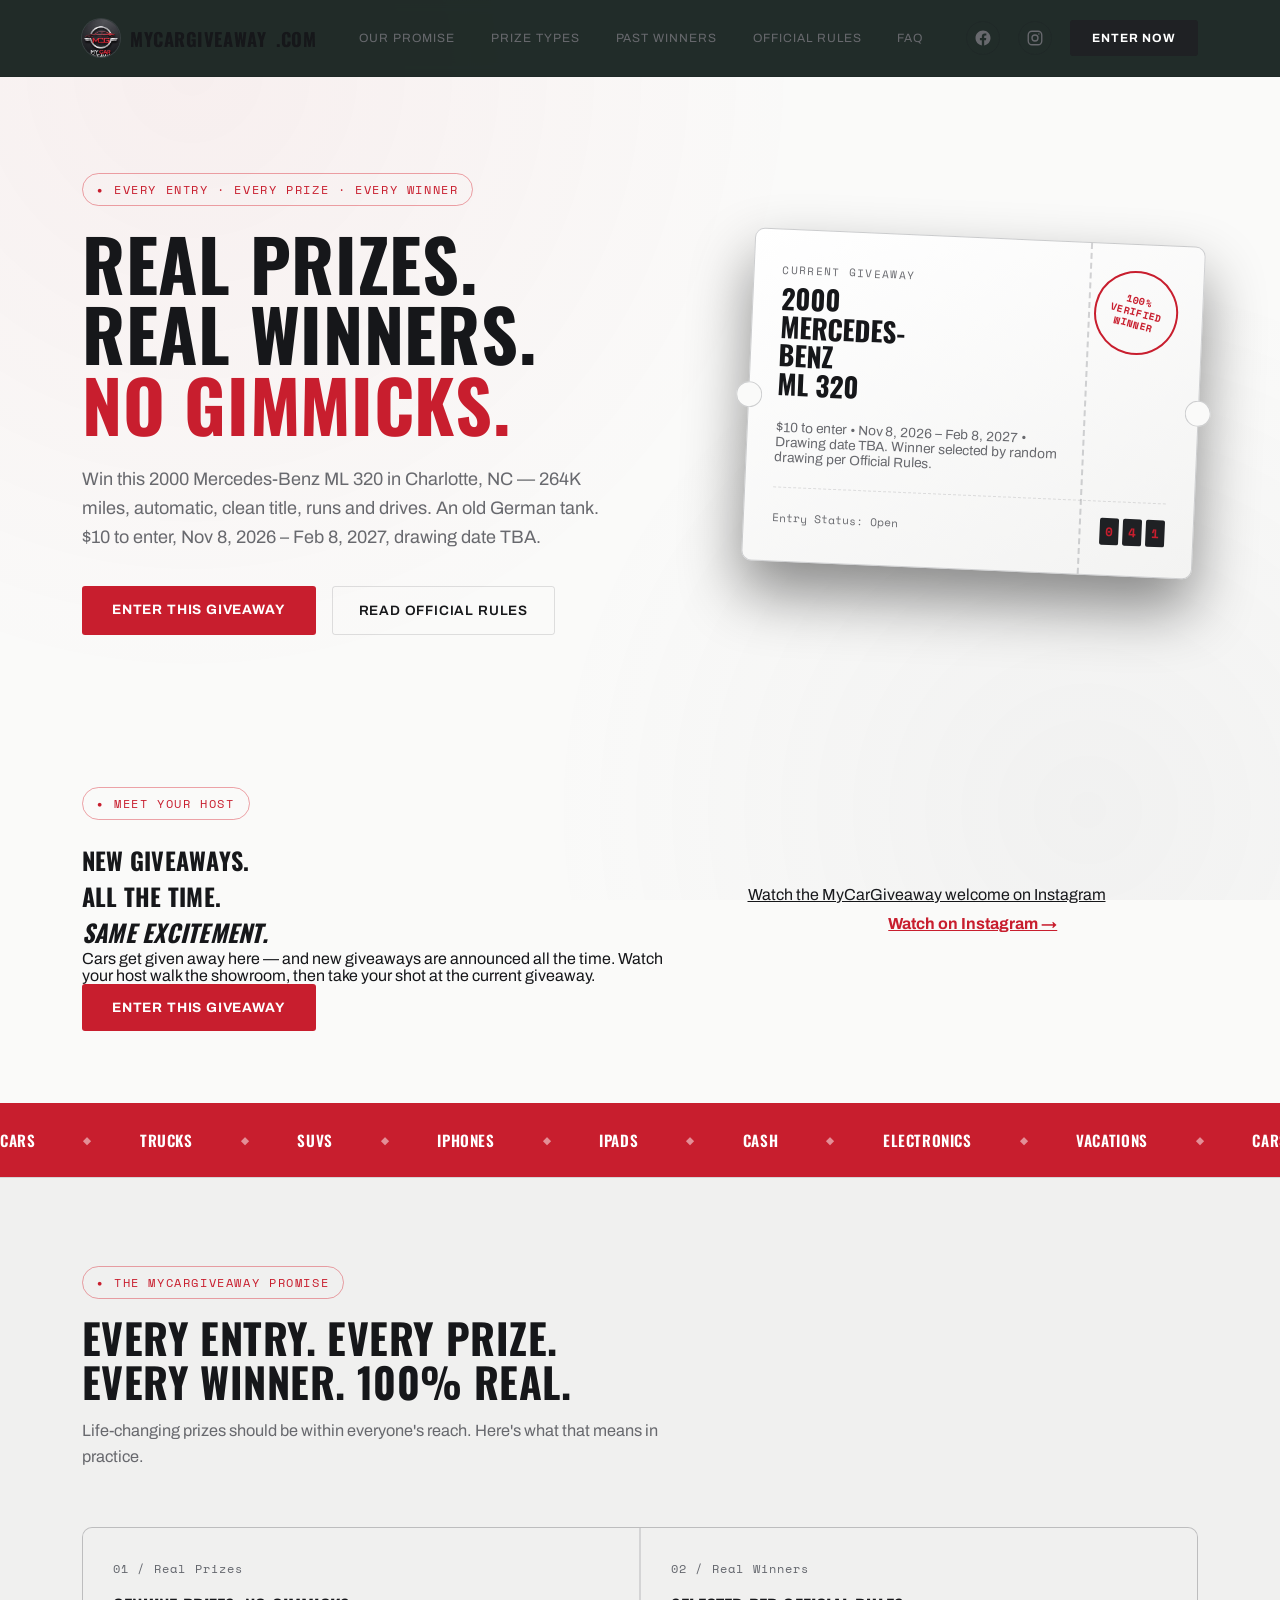
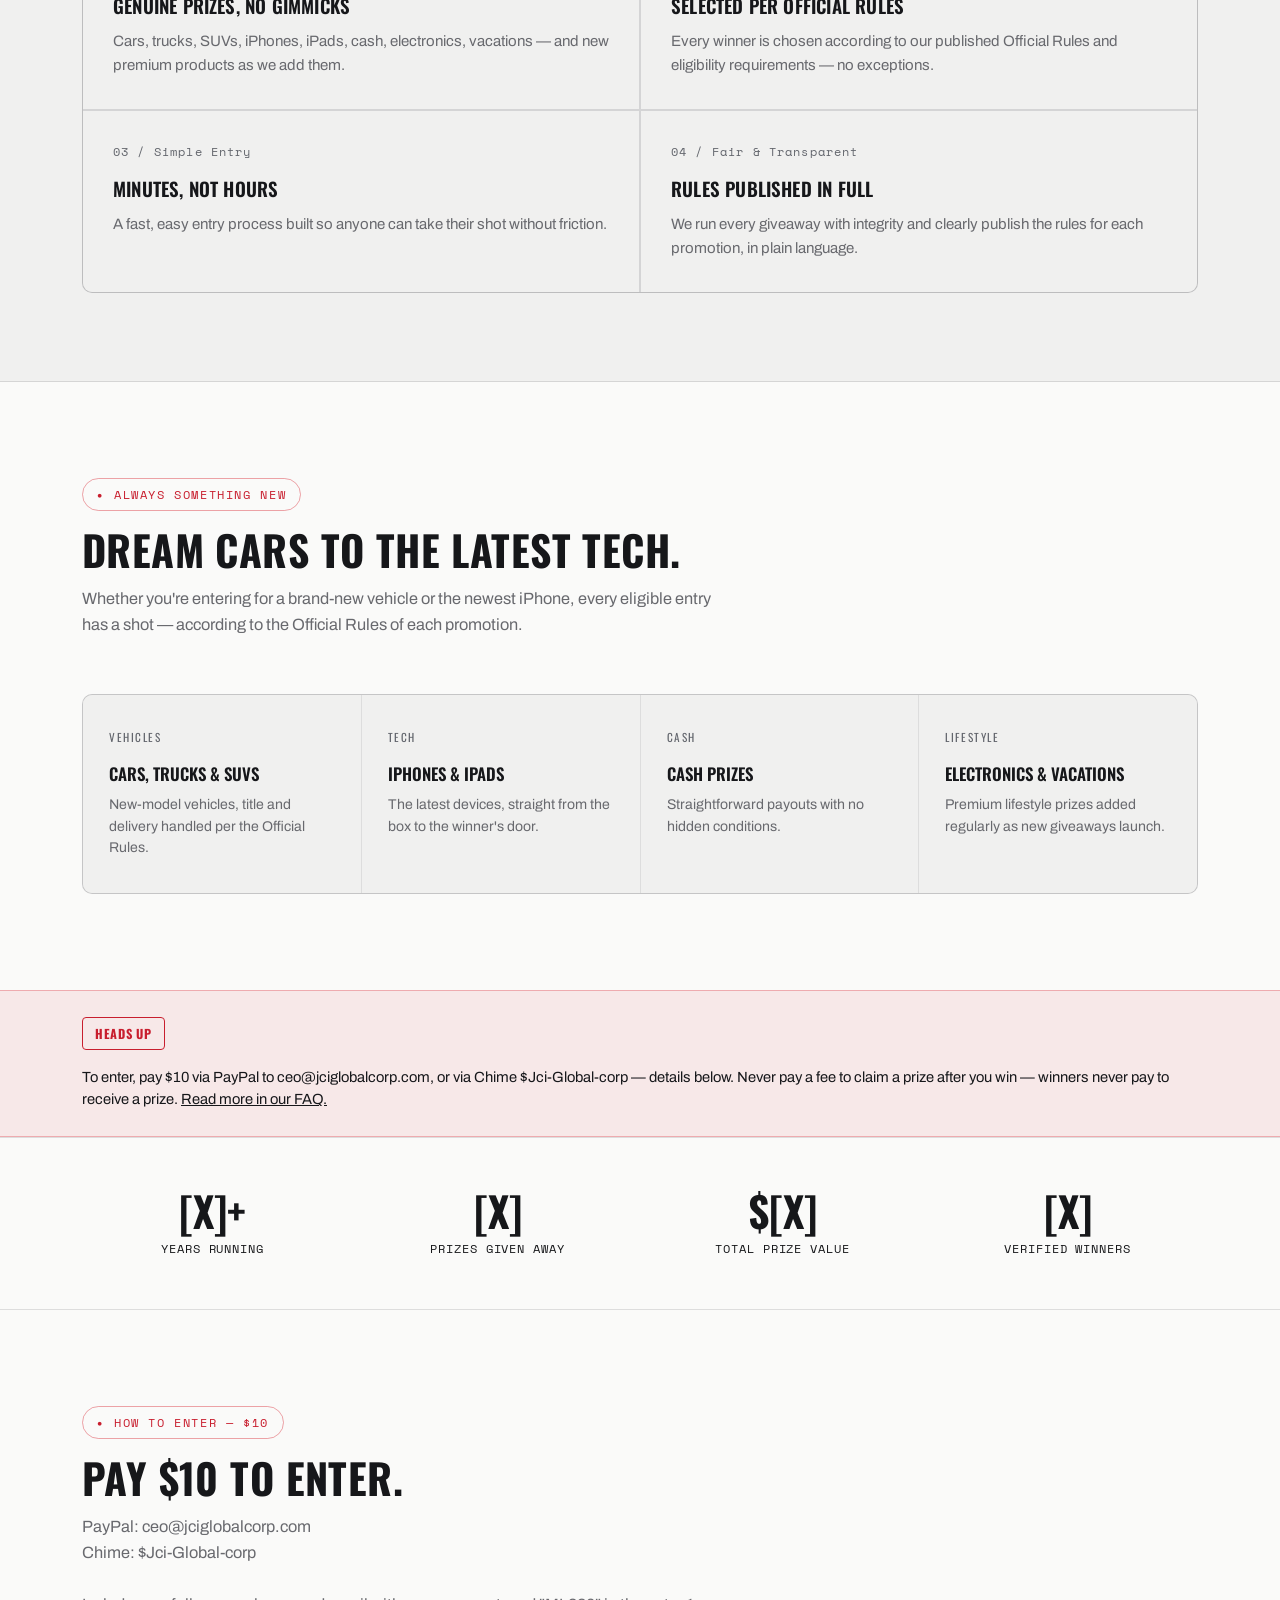
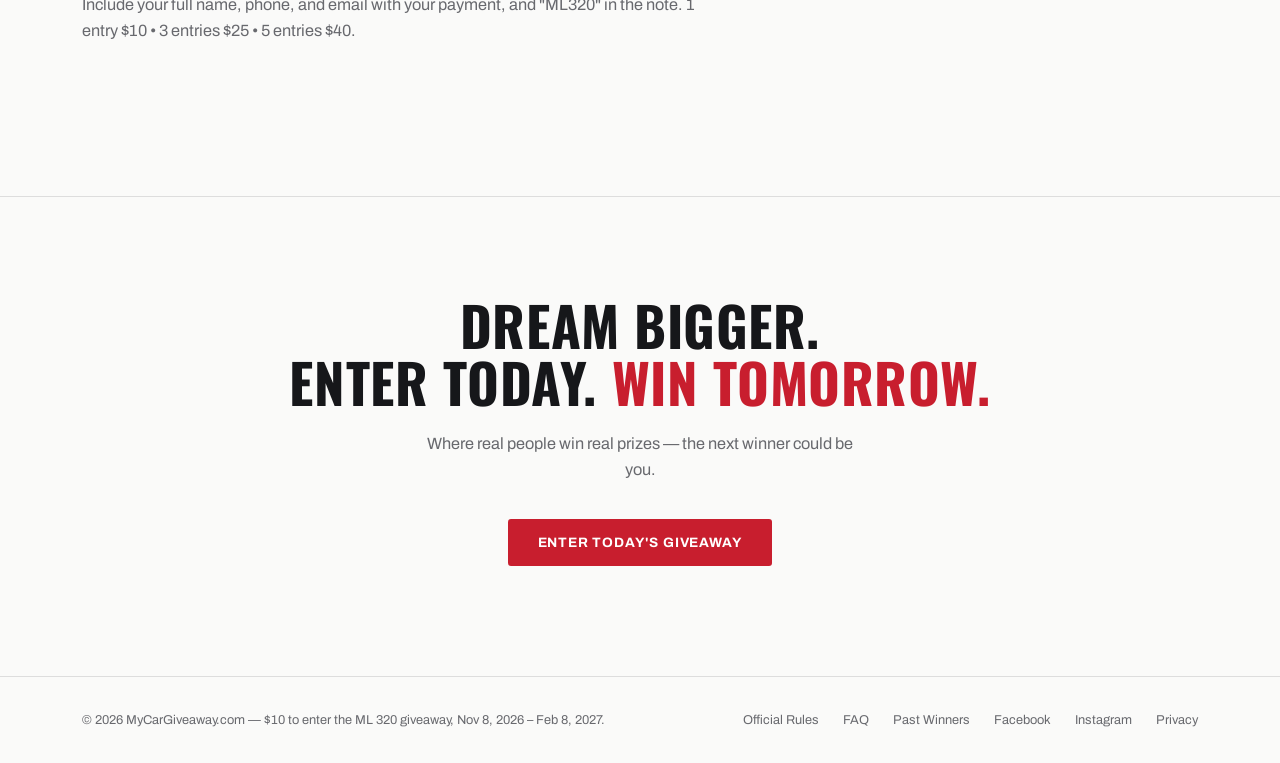
<file: index.html>
<!DOCTYPE html>
<html lang="en">
<head>
<meta charset="UTF-8">
<meta name="viewport" content="width=device-width, initial-scale=1.0">
<title>MyCarGiveaway.com — Real Prizes. Real Winners.</title>
<link rel="preconnect" href="https://fonts.googleapis.com">
<link rel="preconnect" href="https://fonts.gstatic.com" crossorigin>
<link href="https://fonts.googleapis.com/css2?family=Oswald:wght@400;500;600;700&family=Archivo:ital,wght@0,400;0,500;0,600;0,700;1,600&family=Space+Mono:wght@400;700&display=swap" rel="stylesheet">
<link rel="stylesheet" href="style.css">
</head>
<body>

<header>
  <nav class="wrap">
    <div class="logo"><img src="logo.jpeg" alt="MyCarGiveaway.com" class="logo-img">MyCarGiveaway<span style="color:var(--brass-bright)">.com</span></div>
    <div class="navlinks">
      <a href="#promise">Our Promise</a>
      <a href="#prizes">Prize Types</a>
      <a href="past-winners.html">Past Winners</a>
      <a href="official-rules.html">Official Rules</a>
      <a href="faq.html">FAQ</a>
    </div>
    <div style="display:flex; align-items:center; gap:18px;">
      <a class="fb-icon" href="https://www.facebook.com/mycargiveaway" target="_blank" rel="noopener" aria-label="MyCarGiveaway on Facebook">
      <svg width="18" height="18" viewBox="0 0 24 24" fill="currentColor" aria-hidden="true"><path d="M22 12.06C22 6.53 17.52 2.04 12 2.04S2 6.53 2 12.06c0 5 3.66 9.15 8.44 9.94v-7.03H7.9v-2.91h2.54V9.85c0-2.51 1.49-3.9 3.77-3.9 1.09 0 2.24.2 2.24.2v2.46h-1.26c-1.24 0-1.63.77-1.63 1.56v1.87h2.78l-.44 2.91h-2.34V22c4.78-.79 8.44-4.94 8.44-9.94z"/></svg>
    </a>
      <a class="fb-icon" href="https://www.instagram.com/mycargiveaway" target="_blank" rel="noopener" aria-label="MyCarGiveaway on Instagram">
      <svg width="18" height="18" viewBox="0 0 24 24" fill="none" stroke="currentColor" stroke-width="1.8" aria-hidden="true"><rect x="3" y="3" width="18" height="18" rx="5"/><circle cx="12" cy="12" r="4"/><circle cx="17.2" cy="6.8" r="1" fill="currentColor" stroke="none"/></svg>
    </a>
      <a class="navcta" href="signup.html">Enter Now</a>
    </div>
  </nav>
</header>

<section class="hero">
  <div class="wrap hero-grid">
    <div>
      <div class="eyebrow">Every entry · Every prize · Every winner</div>
      <h1 class="display">Real prizes.<br>Real winners.<br><em>No gimmicks.</em></h1>
      <p class="lede">Win this 2000 Mercedes-Benz ML 320 in Charlotte, NC — 264K miles, automatic, clean title, runs and drives. An old German tank. $10 to enter, Nov 8, 2026 – Feb 8, 2027, drawing date TBA.</p>
      <div class="hero-ctas">
        <a class="btn-primary" href="signup.html">Enter This Giveaway</a>
        <a class="btn-ghost" href="official-rules.html">Read Official Rules</a>
      </div>
    </div>

    <div class="ticket">
      <div class="perf"></div>
      <div class="ticket-top">
        <div>
          <span class="ticket-label">Current Giveaway</span>
          <div class="ticket-prize">2000 Mercedes-Benz<br>ML 320</div>
        </div>
      </div>
      <div class="ticket-stamp">100%<br>Verified<br>Winner</div>
      <p class="ticket-sub">$10 to enter • Nov 8, 2026 – Feb 8, 2027 • Drawing date TBA. Winner selected by random drawing per Official Rules.</p>
      <div class="ticket-meta">
        <span>Entry Status: Open</span>
        <div class="odo"><span>0</span><span>4</span><span>1</span></div>
      </div>
    </div>
  </div>
</section>


<section class="host">
  <style>
    .host{padding:72px 0;}
    .host-video{max-width:480px;margin:0 auto;width:100%;}
    .host-video .instagram-media{margin:0 auto !important;}
    .host-link{display:block;text-align:center;margin-top:12px;font-weight:700;color:var(--accent);}
  </style>
  <div class="wrap hero-grid">
    <div>
      <div class="eyebrow">Meet your host</div>
      <h2 class="display">New giveaways.<br>All the time.<br><em>Same excitement.</em></h2>
      <p class="lede">Cars get given away here — and new giveaways are announced all the time. Watch your host walk the showroom, then take your shot at the current giveaway.</p>
      <div class="hero-ctas">
        <a class="btn-primary" href="signup.html">Enter This Giveaway</a>
      </div>
    </div>
    <div class="host-video">
      <blockquote class="instagram-media" data-instgrm-permalink="https://www.instagram.com/reel/DfgLPEzDutO/" data-instgrm-version="14"><a href="https://www.instagram.com/reel/DfgLPEzDutO/" target="_blank" rel="noopener">Watch the MyCarGiveaway welcome on Instagram</a></blockquote>
      <a class="host-link" href="https://www.instagram.com/reel/DfgLPEzDutO/" target="_blank" rel="noopener">Watch on Instagram &rarr;</a>
    </div>
  </div>
  <script async src="https://www.instagram.com/embed.js"></script>
</section>

<div class="strip" aria-hidden="true">
  <div class="strip-track">
    <span>Cars</span><span>Trucks</span><span>SUVs</span><span>iPhones</span><span>iPads</span><span>Cash</span><span>Electronics</span><span>Vacations</span>
    <span>Cars</span><span>Trucks</span><span>SUVs</span><span>iPhones</span><span>iPads</span><span>Cash</span><span>Electronics</span><span>Vacations</span>
  </div>
</div>

<section class="promise" id="promise">
  <div class="wrap">
    <div class="section-head">
      <div class="eyebrow">The MyCarGiveaway Promise</div>
      <h2 class="display">Every entry. Every prize.<br>Every winner. 100% real.</h2>
      <p>Life-changing prizes should be within everyone's reach. Here's what that means in practice.</p>
    </div>

    <div class="stub-grid">
      <div class="stub">
        <span class="stub-num">01 / Real Prizes</span>
        <h3>Genuine prizes, no gimmicks</h3>
        <p>Cars, trucks, SUVs, iPhones, iPads, cash, electronics, vacations — and new premium products as we add them.</p>
      </div>
      <div class="stub">
        <span class="stub-num">02 / Real Winners</span>
        <h3>Selected per Official Rules</h3>
        <p>Every winner is chosen according to our published Official Rules and eligibility requirements — no exceptions.</p>
      </div>
      <div class="stub">
        <span class="stub-num">03 / Simple Entry</span>
        <h3>Minutes, not hours</h3>
        <p>A fast, easy entry process built so anyone can take their shot without friction.</p>
      </div>
      <div class="stub">
        <span class="stub-num">04 / Fair & Transparent</span>
        <h3>Rules published in full</h3>
        <p>We run every giveaway with integrity and clearly publish the rules for each promotion, in plain language.</p>
      </div>
    </div>
  </div>
</section>

<section class="prizes" id="prizes">
  <div class="wrap">
    <div class="section-head">
      <div class="eyebrow">Always Something New</div>
      <h2 class="display">Dream cars to the latest tech.</h2>
      <p>Whether you're entering for a brand-new vehicle or the newest iPhone, every eligible entry has a shot — according to the Official Rules of each promotion.</p>
    </div>

    <div class="prize-grid">
      <div class="prize-card"><span class="glyph">Vehicles</span><h4>Cars, Trucks & SUVs</h4><p>New-model vehicles, title and delivery handled per the Official Rules.</p></div>
      <div class="prize-card"><span class="glyph">Tech</span><h4>iPhones & iPads</h4><p>The latest devices, straight from the box to the winner's door.</p></div>
      <div class="prize-card"><span class="glyph">Cash</span><h4>Cash Prizes</h4><p>Straightforward payouts with no hidden conditions.</p></div>
      <div class="prize-card"><span class="glyph">Lifestyle</span><h4>Electronics & Vacations</h4><p>Premium lifestyle prizes added regularly as new giveaways launch.</p></div>
    </div>
  </div>
</section>

<div class="scam-banner">
  <div class="wrap">
    <span class="badge">Heads up</span>
    <p>To enter, pay $10 via PayPal to ceo@jciglobalcorp.com, or via Chime $Jci-Global-corp — details below. Never pay a fee to claim a prize after you win — winners never pay to receive a prize. <a href="faq.html">Read more in our FAQ.</a></p>
  </div>
</div>

<section class="stats">
  <div class="wrap stats-grid">
    <div><div class="stat-num">[X]+</div><div class="stat-label">Years running</div></div>
    <div><div class="stat-num">[X]</div><div class="stat-label">Prizes given away</div></div>
    <div><div class="stat-num">$[X]</div><div class="stat-label">Total prize value</div></div>
    <div><div class="stat-num">[X]</div><div class="stat-label">Verified winners</div></div>
  </div>
</section>


<section class="prizes" id="pay">
  <div class="wrap">
    <div class="section-head">
      <div class="eyebrow">How to enter — $10</div>
      <h2 class="display">Pay $10 to enter.</h2>
      <p>PayPal: ceo@jciglobalcorp.com<br>Chime: $Jci-Global-corp<br><br>Include your full name, phone, and email with your payment, and "ML320" in the note. 1 entry $10 • 3 entries $25 • 5 entries $40.</p>
    </div>
  </div>
</section>

<section class="close-cta" id="enter">
  <div class="wrap">
    <h2 class="display">Dream bigger.<br>Enter today. <em>Win tomorrow.</em></h2>
    <p>Where real people win real prizes — the next winner could be you.</p>
    <a class="btn-primary" href="signup.html">Enter Today's Giveaway</a>
  </div>
</section>

<footer id="rules">
  <div class="wrap footer-row">
    <span>© 2026 MyCarGiveaway.com — $10 to enter the ML 320 giveaway, Nov 8, 2026 – Feb 8, 2027.</span>
    <div class="footer-links">
      <a href="official-rules.html">Official Rules</a>
      <a href="faq.html">FAQ</a>
      <a href="past-winners.html">Past Winners</a>
      <a href="https://www.facebook.com/mycargiveaway" target="_blank" rel="noopener">Facebook</a>
      <a href="https://www.instagram.com/mycargiveaway" target="_blank" rel="noopener">Instagram</a>
      <a href="#">Privacy</a>
    </div>
  </div>
</footer>

</body>
</html>
</file>
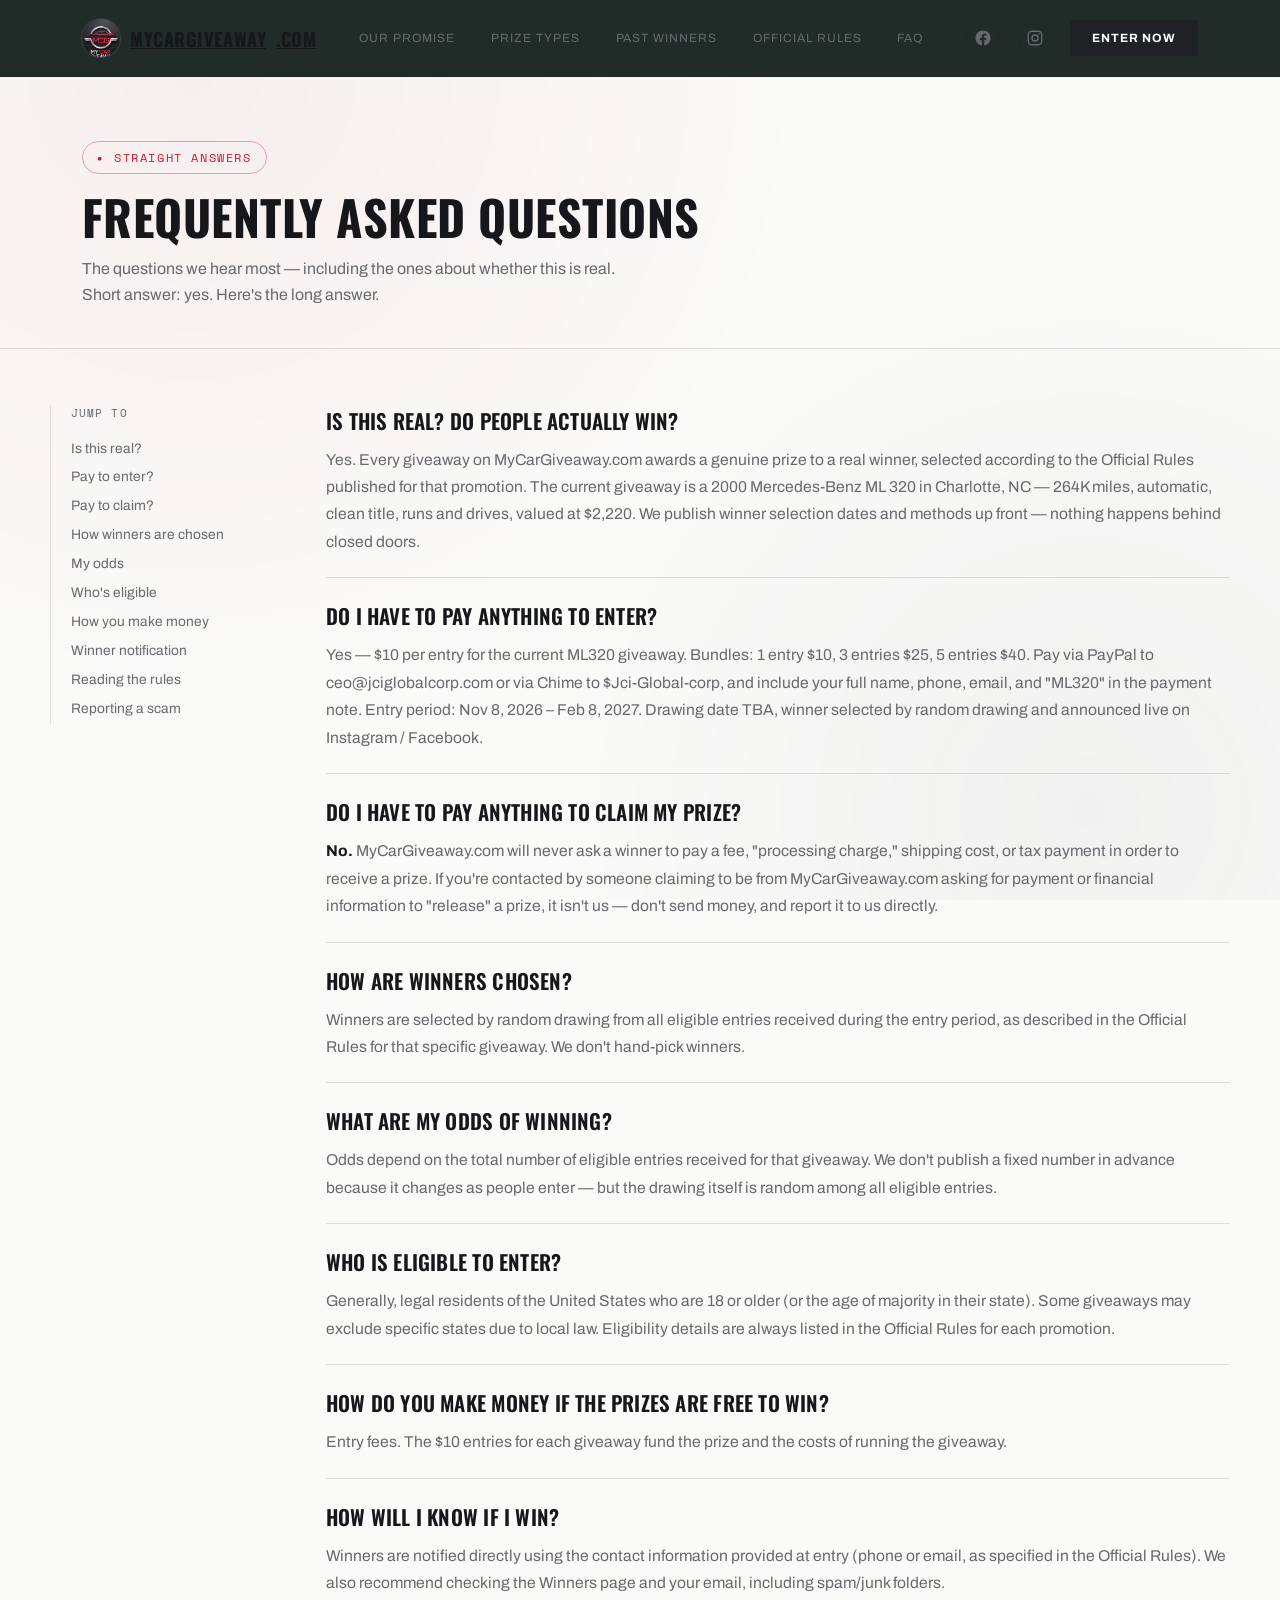
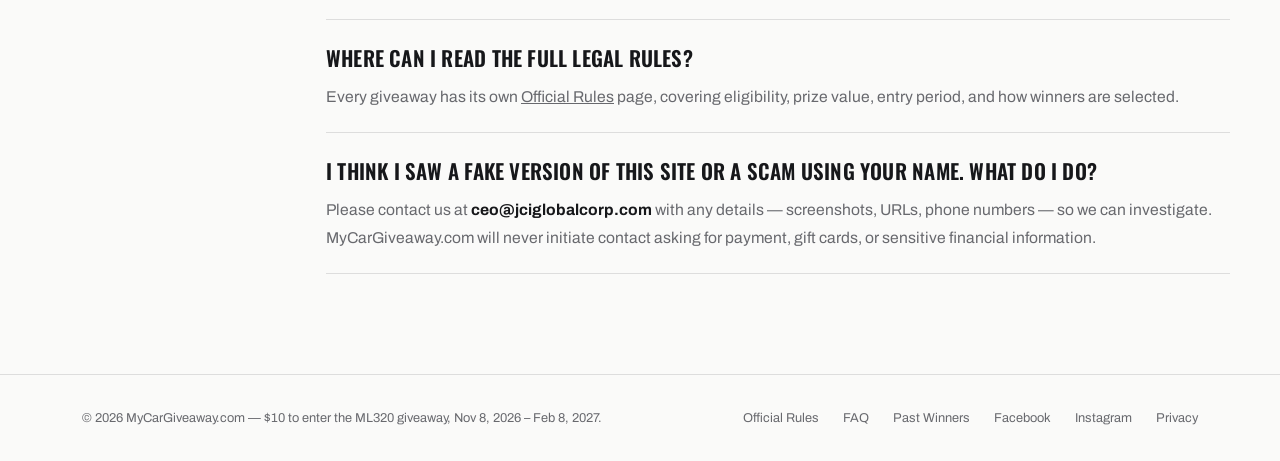
<file: faq.html>
<!DOCTYPE html>
<html lang="en">
<head>
<meta charset="UTF-8">
<meta name="viewport" content="width=device-width, initial-scale=1.0">
<title>FAQ — MyCarGiveaway.com</title>
<link rel="preconnect" href="https://fonts.googleapis.com">
<link rel="preconnect" href="https://fonts.gstatic.com" crossorigin>
<link href="https://fonts.googleapis.com/css2?family=Oswald:wght@400;500;600;700&family=Archivo:ital,wght@0,400;0,500;0,600;0,700;1,600&family=Space+Mono:wght@400;700&display=swap" rel="stylesheet">
<link rel="stylesheet" href="style.css">
</head>
<body>

<header>
  <nav class="wrap">
    <a href="index.html" class="logo"><img src="logo.jpeg" alt="MyCarGiveaway.com" class="logo-img">MyCarGiveaway<span style="color:var(--brass-bright)">.com</span></a>
    <div class="navlinks">
      <a href="index.html#promise">Our Promise</a>
      <a href="index.html#prizes">Prize Types</a>
      <a href="past-winners.html">Past Winners</a>
      <a href="official-rules.html">Official Rules</a>
      <a href="faq.html">FAQ</a>
    </div>
    <div style="display:flex; align-items:center; gap:18px;">
      <a class="fb-icon" href="https://www.facebook.com/mycargiveaway" target="_blank" rel="noopener" aria-label="MyCarGiveaway on Facebook">
      <svg width="18" height="18" viewBox="0 0 24 24" fill="currentColor" aria-hidden="true"><path d="M22 12.06C22 6.53 17.52 2.04 12 2.04S2 6.53 2 12.06c0 5 3.66 9.15 8.44 9.94v-7.03H7.9v-2.91h2.54V9.85c0-2.51 1.49-3.9 3.77-3.9 1.09 0 2.24.2 2.24.2v2.46h-1.26c-1.24 0-1.63.77-1.63 1.56v1.87h2.78l-.44 2.91h-2.34V22c4.78-.79 8.44-4.94 8.44-9.94z"/></svg>
    </a>
      <a class="fb-icon" href="https://www.instagram.com/mycargiveaway" target="_blank" rel="noopener" aria-label="MyCarGiveaway on Instagram">
      <svg width="18" height="18" viewBox="0 0 24 24" fill="none" stroke="currentColor" stroke-width="1.8" aria-hidden="true"><rect x="3" y="3" width="18" height="18" rx="5"/><circle cx="12" cy="12" r="4"/><circle cx="17.2" cy="6.8" r="1" fill="currentColor" stroke="none"/></svg>
    </a>
      <a class="navcta" href="signup.html">Enter Now</a>
    </div>
  </nav>
</header>

<section class="doc-hero">
  <div class="wrap">
    <div class="eyebrow">Straight answers</div>
    <h1 class="display">Frequently Asked Questions</h1>
    <p>The questions we hear most — including the ones about whether this is real. Short answer: yes. Here's the long answer.</p>
  </div>
</section>

<section class="doc-body wrap">
  <nav class="doc-toc" aria-label="Table of contents">
    <span>Jump to</span>
    <a href="#real">Is this real?</a>
    <a href="#enter-pay">Pay to enter?</a>
    <a href="#claim-pay">Pay to claim?</a>
    <a href="#selection">How winners are chosen</a>
    <a href="#odds">My odds</a>
    <a href="#eligible">Who's eligible</a>
    <a href="#revenue">How you make money</a>
    <a href="#notify">Winner notification</a>
    <a href="#rules-link">Reading the rules</a>
    <a href="#scam">Reporting a scam</a>
  </nav>

  <article class="doc-content">

    <div class="faq-item">
      <h2 id="real">Is this real? Do people actually win?</h2>
      <p>Yes. Every giveaway on MyCarGiveaway.com awards a genuine prize to a real winner, selected according to the Official Rules published for that promotion. The current giveaway is a 2000 Mercedes-Benz ML 320 in Charlotte, NC — 264K miles, automatic, clean title, runs and drives, valued at $2,220. We publish winner selection dates and methods up front — nothing happens behind closed doors.</p>
    </div>

    <div class="faq-item">
      <h2 id="enter-pay">Do I have to pay anything to enter?</h2>
      <p>Yes — $10 per entry for the current ML320 giveaway. Bundles: 1 entry $10, 3 entries $25, 5 entries $40. Pay via PayPal to ceo@jciglobalcorp.com or via Chime to $Jci-Global-corp, and include your full name, phone, email, and "ML320" in the payment note. Entry period: Nov 8, 2026 – Feb 8, 2027. Drawing date TBA, winner selected by random drawing and announced live on Instagram / Facebook.</p>
    </div>

    <div class="faq-item">
      <h2 id="claim-pay">Do I have to pay anything to claim my prize?</h2>
      <p><strong>No.</strong> MyCarGiveaway.com will never ask a winner to pay a fee, "processing charge," shipping cost, or tax payment in order to receive a prize. If you're contacted by someone claiming to be from MyCarGiveaway.com asking for payment or financial information to "release" a prize, it isn't us — don't send money, and report it to us directly.</p>
    </div>

    <div class="faq-item">
      <h2 id="selection">How are winners chosen?</h2>
      <p>Winners are selected by random drawing from all eligible entries received during the entry period, as described in the Official Rules for that specific giveaway. We don't hand-pick winners.</p>
    </div>

    <div class="faq-item">
      <h2 id="odds">What are my odds of winning?</h2>
      <p>Odds depend on the total number of eligible entries received for that giveaway. We don't publish a fixed number in advance because it changes as people enter — but the drawing itself is random among all eligible entries.</p>
    </div>

    <div class="faq-item">
      <h2 id="eligible">Who is eligible to enter?</h2>
      <p>Generally, legal residents of the United States who are 18 or older (or the age of majority in their state). Some giveaways may exclude specific states due to local law. Eligibility details are always listed in the Official Rules for each promotion.</p>
    </div>

    <div class="faq-item">
      <h2 id="revenue">How do you make money if the prizes are free to win?</h2>
      <p>Entry fees. The $10 entries for each giveaway fund the prize and the costs of running the giveaway.</p>
    </div>

    <div class="faq-item">
      <h2 id="notify">How will I know if I win?</h2>
      <p>Winners are notified directly using the contact information provided at entry (phone or email, as specified in the Official Rules). We also recommend checking the Winners page and your email, including spam/junk folders.</p>
    </div>

    <div class="faq-item">
      <h2 id="rules-link">Where can I read the full legal rules?</h2>
      <p>Every giveaway has its own <a href="official-rules.html" style="color:var(--brass-bright)">Official Rules</a> page, covering eligibility, prize value, entry period, and how winners are selected.</p>
    </div>

    <div class="faq-item">
      <h2 id="scam">I think I saw a fake version of this site or a scam using your name. What do I do?</h2>
      <p>Please contact us at <strong>ceo@jciglobalcorp.com</strong> with any details — screenshots, URLs, phone numbers — so we can investigate. MyCarGiveaway.com will never initiate contact asking for payment, gift cards, or sensitive financial information.</p>
    </div>
  </article>
</section>

<footer>
  <div class="wrap footer-row">
    <span>© 2026 MyCarGiveaway.com — $10 to enter the ML320 giveaway, Nov 8, 2026 – Feb 8, 2027.</span>
    <div class="footer-links">
      <a href="official-rules.html">Official Rules</a>
      <a href="faq.html">FAQ</a>
      <a href="past-winners.html">Past Winners</a>
      <a href="https://www.facebook.com/mycargiveaway" target="_blank" rel="noopener">Facebook</a>
      <a href="https://www.instagram.com/mycargiveaway" target="_blank" rel="noopener">Instagram</a>
      <a href="#">Privacy</a>
    </div>
  </div>
</footer>

</body>
</html>
</file>
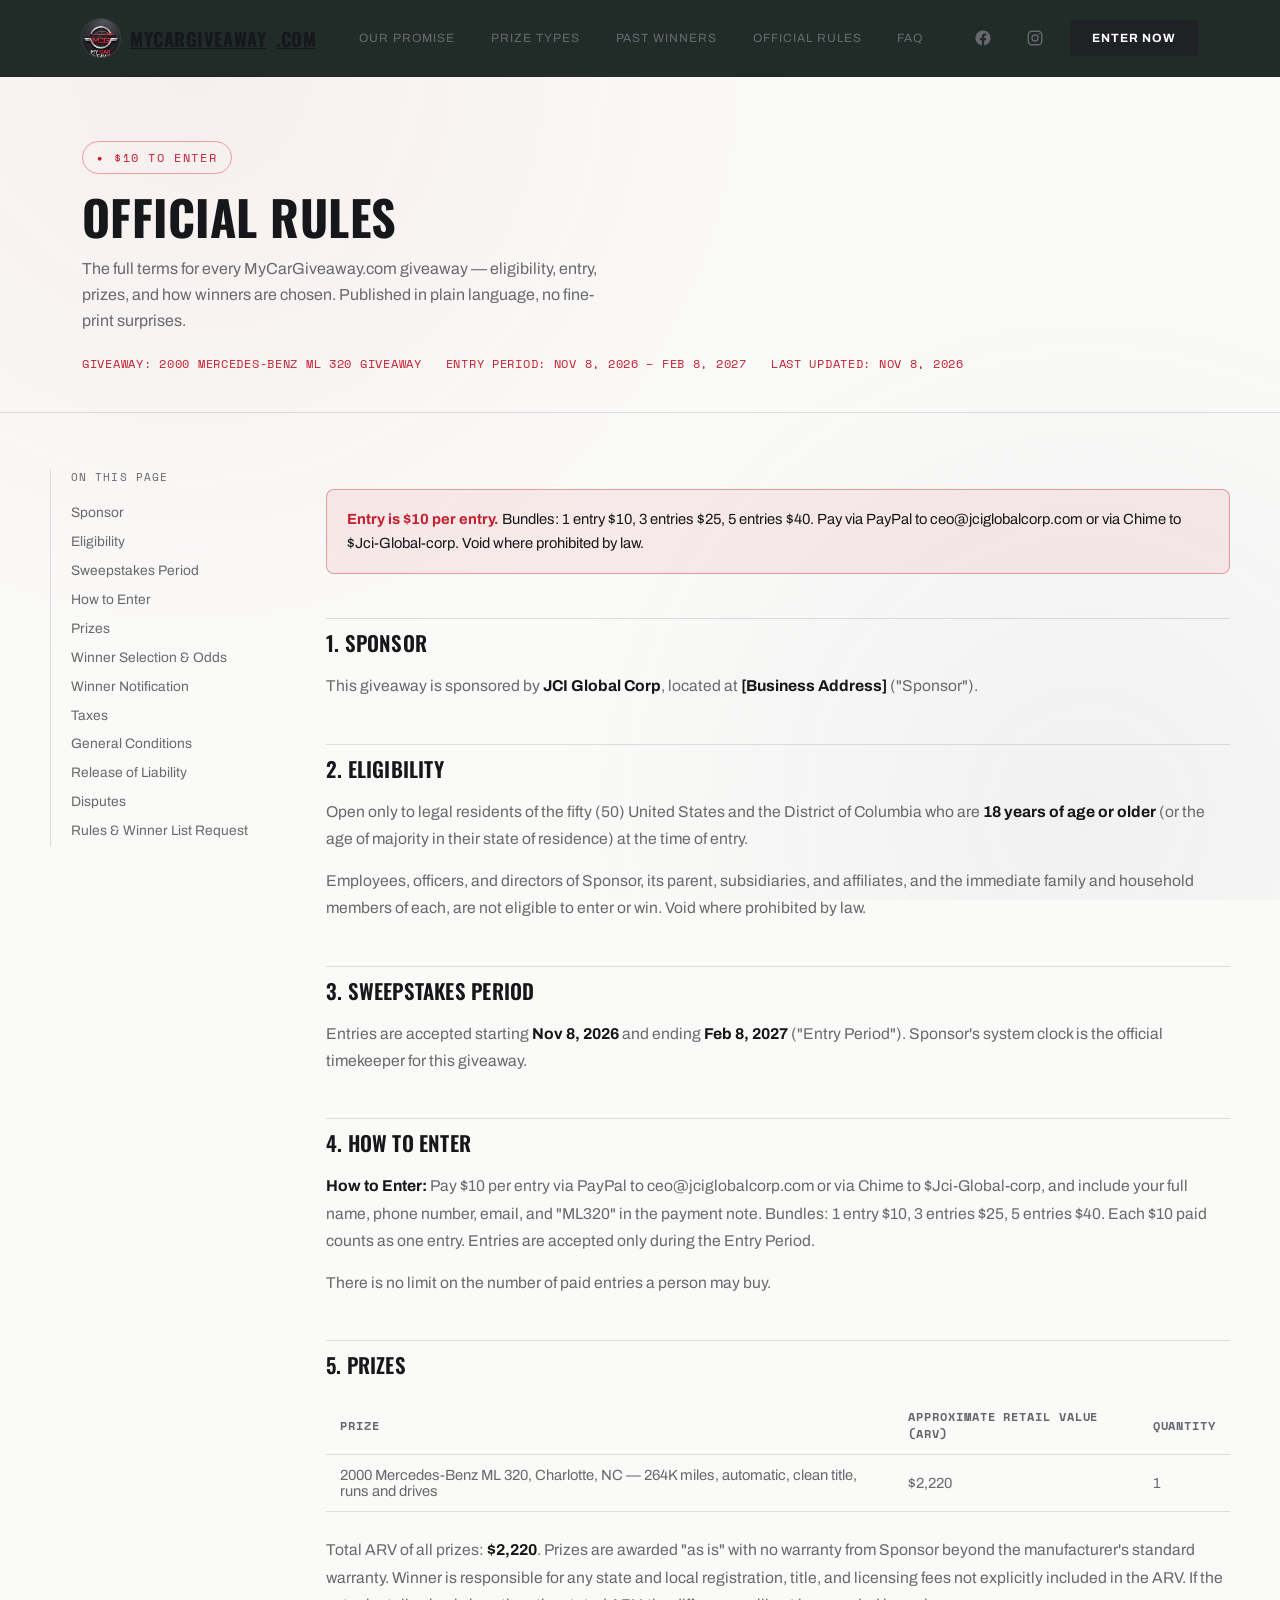
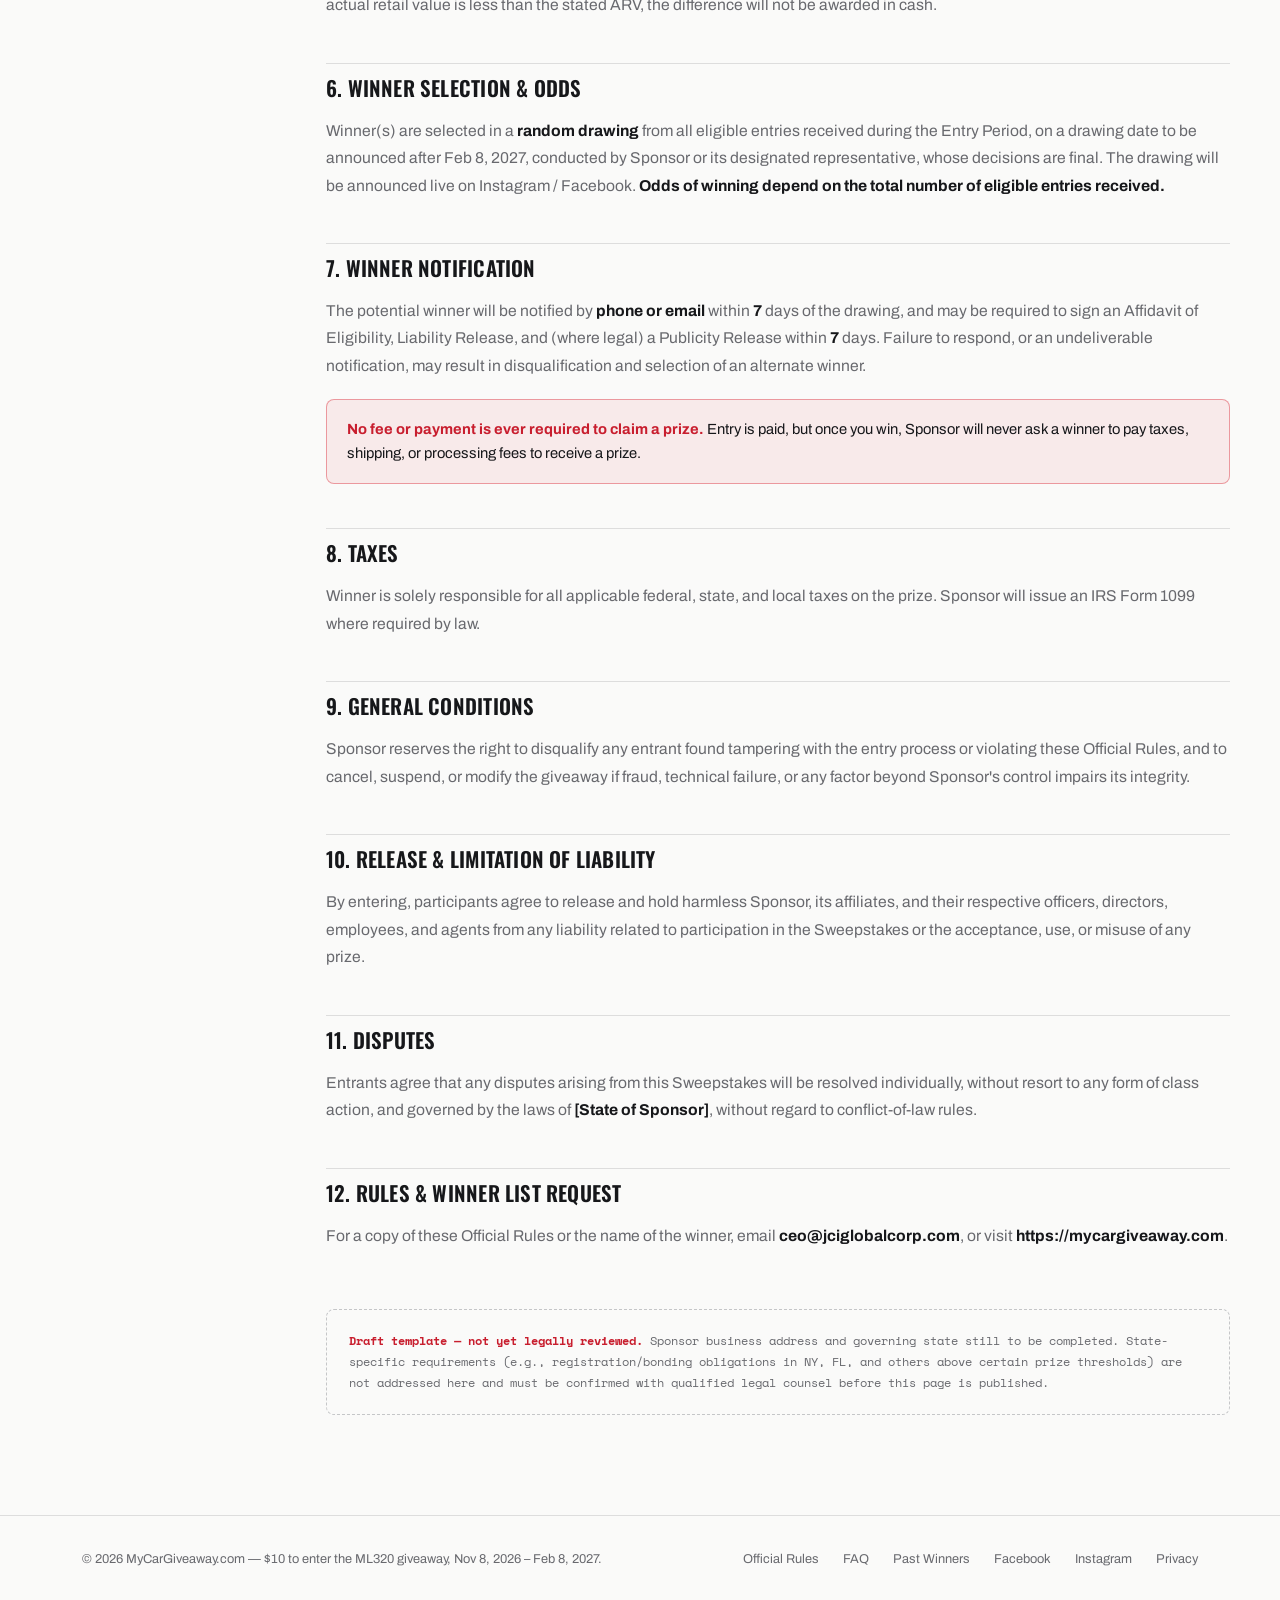
<file: official-rules.html>
<!DOCTYPE html>
<html lang="en">
<head>
<meta charset="UTF-8">
<meta name="viewport" content="width=device-width, initial-scale=1.0">
<title>Official Rules — MyCarGiveaway.com</title>
<link rel="preconnect" href="https://fonts.googleapis.com">
<link rel="preconnect" href="https://fonts.gstatic.com" crossorigin>
<link href="https://fonts.googleapis.com/css2?family=Oswald:wght@400;500;600;700&family=Archivo:ital,wght@0,400;0,500;0,600;0,700;1,600&family=Space+Mono:wght@400;700&display=swap" rel="stylesheet">
<link rel="stylesheet" href="style.css">
</head>
<body>

<header>
  <nav class="wrap">
    <a href="index.html" class="logo"><img src="logo.jpeg" alt="MyCarGiveaway.com" class="logo-img">MyCarGiveaway<span style="color:var(--brass-bright)">.com</span></a>
    <div class="navlinks">
      <a href="index.html#promise">Our Promise</a>
      <a href="index.html#prizes">Prize Types</a>
      <a href="past-winners.html">Past Winners</a>
      <a href="official-rules.html">Official Rules</a>
      <a href="faq.html">FAQ</a>
    </div>
    <div style="display:flex; align-items:center; gap:18px;">
      <a class="fb-icon" href="https://www.facebook.com/mycargiveaway" target="_blank" rel="noopener" aria-label="MyCarGiveaway on Facebook">
      <svg width="18" height="18" viewBox="0 0 24 24" fill="currentColor" aria-hidden="true"><path d="M22 12.06C22 6.53 17.52 2.04 12 2.04S2 6.53 2 12.06c0 5 3.66 9.15 8.44 9.94v-7.03H7.9v-2.91h2.54V9.85c0-2.51 1.49-3.9 3.77-3.9 1.09 0 2.24.2 2.24.2v2.46h-1.26c-1.24 0-1.63.77-1.63 1.56v1.87h2.78l-.44 2.91h-2.34V22c4.78-.79 8.44-4.94 8.44-9.94z"/></svg>
    </a>
      <a class="fb-icon" href="https://www.instagram.com/mycargiveaway" target="_blank" rel="noopener" aria-label="MyCarGiveaway on Instagram">
      <svg width="18" height="18" viewBox="0 0 24 24" fill="none" stroke="currentColor" stroke-width="1.8" aria-hidden="true"><rect x="3" y="3" width="18" height="18" rx="5"/><circle cx="12" cy="12" r="4"/><circle cx="17.2" cy="6.8" r="1" fill="currentColor" stroke="none"/></svg>
    </a>
      <a class="navcta" href="signup.html">Enter Now</a>
    </div>
  </nav>
</header>

<section class="doc-hero">
  <div class="wrap">
    <div class="eyebrow">$10 to enter</div>
    <h1 class="display">Official Rules</h1>
    <p>The full terms for every MyCarGiveaway.com giveaway — eligibility, entry, prizes, and how winners are chosen. Published in plain language, no fine-print surprises.</p>
    <div class="doc-meta">
      <span>Giveaway: 2000 Mercedes-Benz ML 320 Giveaway</span>
      <span>Entry period: Nov 8, 2026 – Feb 8, 2027</span>
      <span>Last updated: Nov 8, 2026</span>
    </div>
  </div>
</section>

<section class="doc-body wrap">
  <nav class="doc-toc" aria-label="Table of contents">
    <span>On this page</span>
    <a href="#sponsor">Sponsor</a>
    <a href="#eligibility">Eligibility</a>
    <a href="#period">Sweepstakes Period</a>
    <a href="#entry">How to Enter</a>
    <a href="#prizes">Prizes</a>
    <a href="#selection">Winner Selection & Odds</a>
    <a href="#notification">Winner Notification</a>
    <a href="#taxes">Taxes</a>
    <a href="#conditions">General Conditions</a>
    <a href="#release">Release of Liability</a>
    <a href="#disputes">Disputes</a>
    <a href="#request">Rules & Winner List Request</a>
  </nav>

  <article class="doc-content">
    <div class="callout"><strong>Entry is $10 per entry.</strong> Bundles: 1 entry $10, 3 entries $25, 5 entries $40. Pay via PayPal to ceo@jciglobalcorp.com or via Chime to $Jci-Global-corp. Void where prohibited by law.</div>

    <h2 id="sponsor">1. Sponsor</h2>
    <p>This giveaway is sponsored by <strong>JCI Global Corp</strong>, located at <strong>[Business Address]</strong> ("Sponsor").</p>

    <h2 id="eligibility">2. Eligibility</h2>
    <p>Open only to legal residents of the fifty (50) United States and the District of Columbia who are <strong>18 years of age or older</strong> (or the age of majority in their state of residence) at the time of entry.</p>
    <p>Employees, officers, and directors of Sponsor, its parent, subsidiaries, and affiliates, and the immediate family and household members of each, are not eligible to enter or win. Void where prohibited by law.</p>

    <h2 id="period">3. Sweepstakes Period</h2>
    <p>Entries are accepted starting <strong>Nov 8, 2026</strong> and ending <strong>Feb 8, 2027</strong> ("Entry Period"). Sponsor's system clock is the official timekeeper for this giveaway.</p>

    <h2 id="entry">4. How to Enter</h2>
    <p><strong>How to Enter:</strong> Pay $10 per entry via PayPal to ceo@jciglobalcorp.com or via Chime to $Jci-Global-corp, and include your full name, phone number, email, and "ML320" in the payment note. Bundles: 1 entry $10, 3 entries $25, 5 entries $40. Each $10 paid counts as one entry. Entries are accepted only during the Entry Period.</p>
    
    <p>There is no limit on the number of paid entries a person may buy.</p>

    <h2 id="prizes">5. Prizes</h2>
    <table class="doc-table">
      <thead><tr><th>Prize</th><th>Approximate Retail Value (ARV)</th><th>Quantity</th></tr></thead>
      <tbody>
        <tr><td>2000 Mercedes-Benz ML 320, Charlotte, NC — 264K miles, automatic, clean title, runs and drives</td><td>$2,220</td><td>1</td></tr>
      </tbody>
    </table>
    <p>Total ARV of all prizes: <strong>$2,220</strong>. Prizes are awarded "as is" with no warranty from Sponsor beyond the manufacturer's standard warranty. Winner is responsible for any state and local registration, title, and licensing fees not explicitly included in the ARV. If the actual retail value is less than the stated ARV, the difference will not be awarded in cash.</p>

    <h2 id="selection">6. Winner Selection & Odds</h2>
    <p>Winner(s) are selected in a <strong>random drawing</strong> from all eligible entries received during the Entry Period, on a drawing date to be announced after Feb 8, 2027, conducted by Sponsor or its designated representative, whose decisions are final. The drawing will be announced live on Instagram / Facebook. <strong>Odds of winning depend on the total number of eligible entries received.</strong></p>

    <h2 id="notification">7. Winner Notification</h2>
    <p>The potential winner will be notified by <strong>phone or email</strong> within <strong>7</strong> days of the drawing, and may be required to sign an Affidavit of Eligibility, Liability Release, and (where legal) a Publicity Release within <strong>7</strong> days. Failure to respond, or an undeliverable notification, may result in disqualification and selection of an alternate winner.</p>
    <div class="callout"><strong>No fee or payment is ever required to claim a prize.</strong> Entry is paid, but once you win, Sponsor will never ask a winner to pay taxes, shipping, or processing fees to receive a prize.</div>

    <h2 id="taxes">8. Taxes</h2>
    <p>Winner is solely responsible for all applicable federal, state, and local taxes on the prize. Sponsor will issue an IRS Form 1099 where required by law.</p>

    <h2 id="conditions">9. General Conditions</h2>
    <p>Sponsor reserves the right to disqualify any entrant found tampering with the entry process or violating these Official Rules, and to cancel, suspend, or modify the giveaway if fraud, technical failure, or any factor beyond Sponsor's control impairs its integrity.</p>

    <h2 id="release">10. Release & Limitation of Liability</h2>
    <p>By entering, participants agree to release and hold harmless Sponsor, its affiliates, and their respective officers, directors, employees, and agents from any liability related to participation in the Sweepstakes or the acceptance, use, or misuse of any prize.</p>

    <h2 id="disputes">11. Disputes</h2>
    <p>Entrants agree that any disputes arising from this Sweepstakes will be resolved individually, without resort to any form of class action, and governed by the laws of <strong>[State of Sponsor]</strong>, without regard to conflict-of-law rules.</p>

    <h2 id="request">12. Rules & Winner List Request</h2>
    <p>For a copy of these Official Rules or the name of the winner, email <strong>ceo@jciglobalcorp.com</strong>, or visit <strong>https://mycargiveaway.com</strong>.</p>

    <div class="placeholder-note">
      <strong>Draft template — not yet legally reviewed.</strong> Sponsor business address and governing state still to be completed. State-specific requirements (e.g., registration/bonding obligations in NY, FL, and others above certain prize thresholds) are not addressed here and must be confirmed with qualified legal counsel before this page is published.</div>
  </article>
</section>

<footer>
  <div class="wrap footer-row">
    <span>© 2026 MyCarGiveaway.com — $10 to enter the ML320 giveaway, Nov 8, 2026 – Feb 8, 2027.</span>
    <div class="footer-links">
      <a href="official-rules.html">Official Rules</a>
      <a href="faq.html">FAQ</a>
      <a href="past-winners.html">Past Winners</a>
      <a href="https://www.facebook.com/mycargiveaway" target="_blank" rel="noopener">Facebook</a>
      <a href="https://www.instagram.com/mycargiveaway" target="_blank" rel="noopener">Instagram</a>
      <a href="#">Privacy</a>
    </div>
  </div>
</footer>

</body>
</html>
</file>
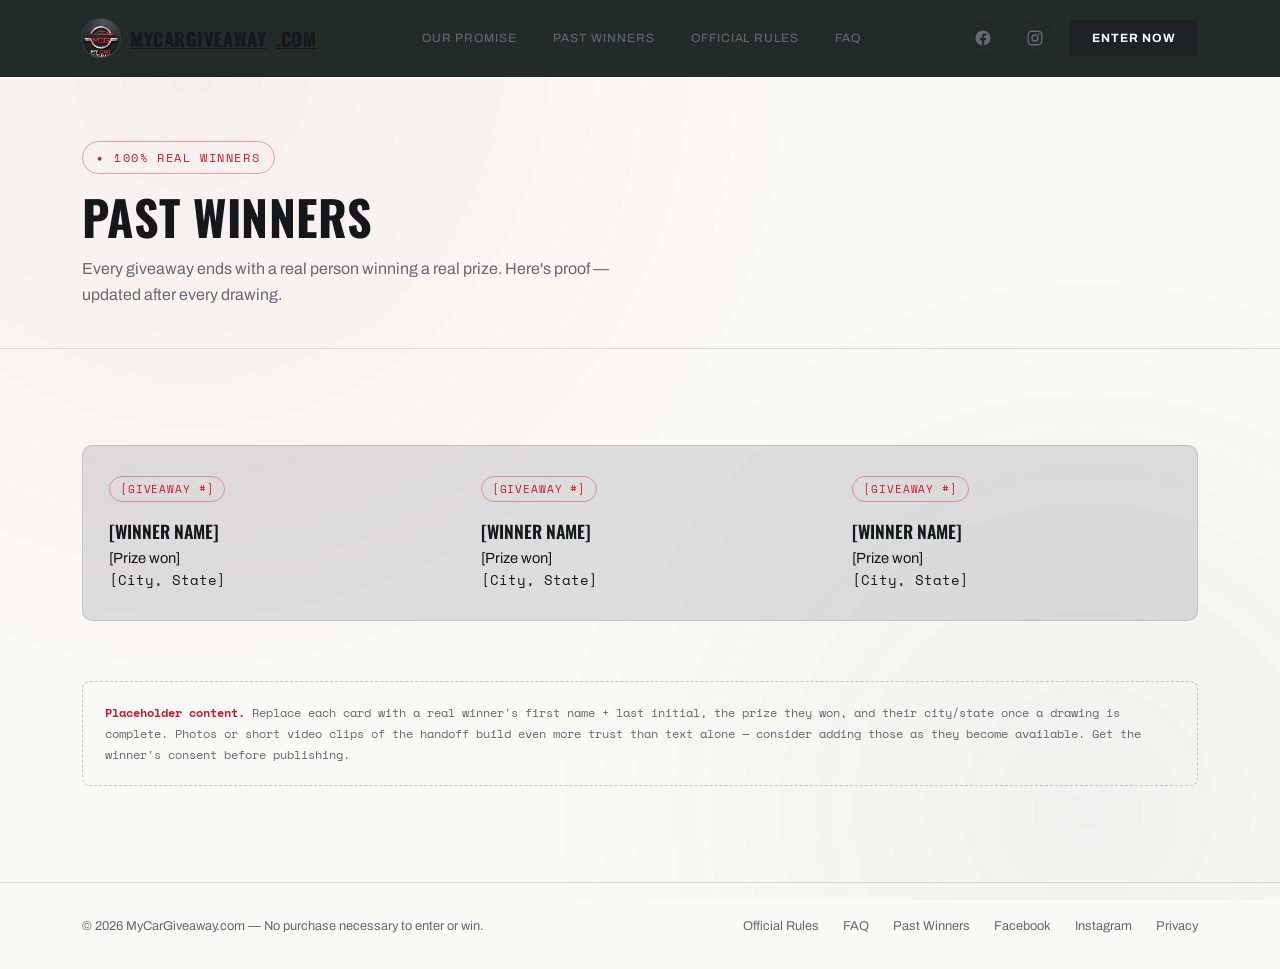
<file: past-winners.html>
<!DOCTYPE html>
<html lang="en">
<head>
<meta charset="UTF-8">
<meta name="viewport" content="width=device-width, initial-scale=1.0">
<title>Past Winners — MyCarGiveaway.com</title>
<link rel="preconnect" href="https://fonts.googleapis.com">
<link rel="preconnect" href="https://fonts.gstatic.com" crossorigin>
<link href="https://fonts.googleapis.com/css2?family=Oswald:wght@400;500;600;700&family=Archivo:ital,wght@0,400;0,500;0,600;0,700;1,600&family=Space+Mono:wght@400;700&display=swap" rel="stylesheet">
<link rel="stylesheet" href="style.css">
</head>
<body>

<header>
  <nav class="wrap">
    <a href="index.html" class="logo"><img src="logo.jpeg" alt="MyCarGiveaway.com" class="logo-img">MyCarGiveaway<span style="color:var(--brass-bright)">.com</span></a>
    <div class="navlinks">
      <a href="index.html#promise">Our Promise</a>
      <a href="past-winners.html">Past Winners</a>
      <a href="official-rules.html">Official Rules</a>
      <a href="faq.html">FAQ</a>
    </div>
    <div style="display:flex; align-items:center; gap:18px;">
      <a class="fb-icon" href="https://www.facebook.com/mycargiveaway" target="_blank" rel="noopener" aria-label="MyCarGiveaway on Facebook">
      <svg width="18" height="18" viewBox="0 0 24 24" fill="currentColor" aria-hidden="true"><path d="M22 12.06C22 6.53 17.52 2.04 12 2.04S2 6.53 2 12.06c0 5 3.66 9.15 8.44 9.94v-7.03H7.9v-2.91h2.54V9.85c0-2.51 1.49-3.9 3.77-3.9 1.09 0 2.24.2 2.24.2v2.46h-1.26c-1.24 0-1.63.77-1.63 1.56v1.87h2.78l-.44 2.91h-2.34V22c4.78-.79 8.44-4.94 8.44-9.94z"/></svg>
    </a>
      <a class="fb-icon" href="https://www.instagram.com/mycargiveaway" target="_blank" rel="noopener" aria-label="MyCarGiveaway on Instagram">
        <svg width="18" height="18" viewBox="0 0 24 24" fill="none" stroke="currentColor" stroke-width="1.8" aria-hidden="true"><rect x="3" y="3" width="18" height="18" rx="5"/><circle cx="12" cy="12" r="4"/><circle cx="17.2" cy="6.8" r="1" fill="currentColor" stroke="none"/></svg>
      </a>
      <a class="navcta" href="index.html#enter">Enter Now</a>
    </div>
  </nav>
</header>

<section class="doc-hero">
  <div class="wrap">
    <div class="eyebrow">100% real winners</div>
    <h1 class="display">Past Winners</h1>
    <p>Every giveaway ends with a real person winning a real prize. Here's proof — updated after every drawing.</p>
  </div>
</section>

<section class="prizes">
  <div class="wrap">
    <div class="winners-grid">
      <div class="winner-card">
        <span class="badge">[Giveaway #]</span>
        <h4>[Winner Name]</h4>
        <div class="prize">[Prize won]</div>
        <div class="loc">[City, State]</div>
      </div>
      <div class="winner-card">
        <span class="badge">[Giveaway #]</span>
        <h4>[Winner Name]</h4>
        <div class="prize">[Prize won]</div>
        <div class="loc">[City, State]</div>
      </div>
      <div class="winner-card">
        <span class="badge">[Giveaway #]</span>
        <h4>[Winner Name]</h4>
        <div class="prize">[Prize won]</div>
        <div class="loc">[City, State]</div>
      </div>
    </div>

    <div class="placeholder-note">
      <strong>Placeholder content.</strong> Replace each card with a real winner's first name + last initial, the prize they won, and their city/state once a drawing is complete. Photos or short video clips of the handoff build even more trust than text alone — consider adding those as they become available. Get the winner's consent before publishing.
    </div>
  </div>
</section>

<footer>
  <div class="wrap footer-row">
    <span>© 2026 MyCarGiveaway.com — No purchase necessary to enter or win.</span>
    <div class="footer-links">
      <a href="official-rules.html">Official Rules</a>
      <a href="faq.html">FAQ</a>
      <a href="past-winners.html">Past Winners</a>
      <a href="https://www.facebook.com/mycargiveaway" target="_blank" rel="noopener">Facebook</a>
      <a href="https://www.instagram.com/mycargiveaway" target="_blank" rel="noopener">Instagram</a>
      <a href="#">Privacy</a>
    </div>
  </div>
</footer>

</body>
</html>
</file>
<file: style.css>
:root{
    --bg:#FAFAF9;
    --bg-alt:#F0F0EF;
    --surface:#FFFFFF;
    --ink:#16171A;
    --steel:#63666D;
    --charcoal:#1F2124;
    --accent:#C81E2E;
    --on-accent:#FFFFFF;
    --muted:#68696E;
    --line: rgba(22,23,26,0.12);
  }
  *{box-sizing:border-box; margin:0; padding:0;}
  html{scroll-behavior:smooth;}
  body{
    background:var(--bg);
    color:var(--ink);
    font-family:'Archivo', sans-serif;
    -webkit-font-smoothing:antialiased;
    overflow-x:hidden;
  }
  @media (prefers-reduced-motion: reduce){
    *{animation-duration:0.01ms !important; animation-iteration-count:1 !important; transition-duration:0.01ms !important;}
  }

  .display{
    font-family:'Oswald', sans-serif;
    text-transform:uppercase;
    letter-spacing:0.01em;
  }
  .mono{ font-family:'Space Mono', monospace; letter-spacing:0.02em; }

  a{color:inherit;}
  .wrap{ max-width:1180px; margin:0 auto; padding:0 32px; }

  /* ===== background texture ===== */
  body::before{
    content:"";
    position:fixed; inset:0;
    background-image:
      radial-gradient(circle at 15% 8%, rgba(200,30,46,0.05), transparent 45%),
      radial-gradient(circle at 85% 90%, rgba(99,102,109,0.06), transparent 40%);
    pointer-events:none;
    z-index:0;
  }

  /* ===== nav ===== */
  header{
    position:sticky; top:0; z-index:50;
    background:rgba(15,27,23,0.92);
    backdrop-filter:blur(6px);
    border-bottom:1px solid var(--line);
  }
  nav.wrap{
    display:flex; align-items:center; justify-content:space-between;
    height:76px;
  }
  .logo{
    display:flex; align-items:center; gap:10px;
    font-family:'Oswald', sans-serif;
    font-weight:700; font-size:1.15rem;
    text-transform:uppercase; letter-spacing:0.03em;
  }
  .logo .dot{
    width:9px; height:9px; border-radius:50%;
    background:var(--accent);
    box-shadow:0 0 10px var(--accent);
  }
  .logo-img{
    width:38px; height:38px; border-radius:50%;
    object-fit:cover;
    box-shadow:0 0 0 1px rgba(99,102,109,0.35);
  }
  .navlinks{ display:flex; gap:36px; font-size:0.88rem; }
  .navlinks a{
    text-decoration:none; color:var(--muted);
    text-transform:uppercase; letter-spacing:0.08em; font-size:0.75rem;
    transition:color 0.2s;
  }
  .navlinks a:hover, .navlinks a:focus-visible{ color:var(--accent); }
  .navcta{
    background:var(--charcoal); color:var(--on-accent);
    padding:11px 22px; border-radius:3px;
    font-weight:700; font-size:0.75rem;
    text-transform:uppercase; letter-spacing:0.08em;
    text-decoration:none;
    transition:background 0.2s, transform 0.2s;
  }
  .navcta:hover, .navcta:focus-visible{ background:var(--accent); transform:translateY(-1px); }
  .fb-icon{
    display:flex; align-items:center; justify-content:center;
    width:34px; height:34px; border-radius:50%;
    color:var(--muted);
    border:1px solid var(--line);
    transition:color 0.2s, border-color 0.2s;
  }
  .fb-icon:hover, .fb-icon:focus-visible{ color:var(--accent); border-color:var(--accent); }

  @media (max-width:820px){ .navlinks{ display:none; } }

  /* ===== hero ===== */
  .hero{
    position:relative; z-index:1;
    padding:96px 0 80px;
  }
  .hero-grid{
    display:grid; grid-template-columns:1.15fr 0.85fr; gap:56px; align-items:center;
  }
  @media (max-width:900px){ .hero-grid{ grid-template-columns:1fr; } }

  .eyebrow{
    display:inline-flex; align-items:center; gap:10px;
    font-family:'Space Mono', monospace; font-size:0.72rem;
    color:var(--accent); text-transform:uppercase; letter-spacing:0.14em;
    margin-bottom:22px;
    border:1px solid rgba(216,30,44,0.4);
    padding:7px 14px; border-radius:999px;
  }
  .eyebrow::before{ content:"●"; font-size:0.55rem; color:var(--accent); }

  h1.display{
    font-size:clamp(2.6rem, 5.6vw, 4.6rem);
    line-height:0.98;
    font-weight:700;
    margin-bottom:26px;
  }
  h1.display em{
    font-style:normal; color:var(--accent);
  }
  .hero p.lede{
    font-size:1.13rem; line-height:1.6; color:var(--muted);
    max-width:52ch; margin-bottom:34px;
  }
  .hero-ctas{ display:flex; gap:16px; flex-wrap:wrap; }
  .btn-primary{
    background:var(--accent); color:var(--on-accent);
    padding:16px 30px; border-radius:3px; font-weight:700;
    text-decoration:none; text-transform:uppercase; letter-spacing:0.06em; font-size:0.85rem;
    display:inline-block; transition:transform 0.2s, box-shadow 0.2s;
    box-shadow:0 0 0 rgba(237,239,241,0);
  }
  .btn-primary:hover, .btn-primary:focus-visible{ transform:translateY(-2px); box-shadow:0 10px 24px rgba(237,239,241,0.18); }
  .btn-ghost{
    border:1px solid var(--line); color:var(--ink);
    padding:16px 26px; border-radius:3px; font-weight:600;
    text-decoration:none; text-transform:uppercase; letter-spacing:0.06em; font-size:0.85rem;
    display:inline-block; transition:border-color 0.2s, color 0.2s;
  }
  .btn-ghost:hover, .btn-ghost:focus-visible{ border-color:var(--accent); color:var(--accent); }

  /* ===== ticket stub (signature element) ===== */
  .ticket{
    position:relative;
    background:linear-gradient(155deg, var(--surface), #F3F3F2);
    border:1px solid rgba(99,102,109,0.3);
    border-radius:10px;
    padding:30px 28px;
    transform:rotate(2.5deg);
    box-shadow:0 30px 60px rgba(0,0,0,0.45);
  }
  .ticket::before, .ticket::after{
    content:"";
    position:absolute; top:50%; transform:translateY(-50%);
    width:26px; height:26px; border-radius:50%;
    background:var(--bg);
    box-shadow:inset 0 0 0 1px rgba(99,102,109,0.3);
  }
  .ticket::before{ left:-13px; }
  .ticket::after{ right:-13px; }
  .ticket .perf{
    position:absolute; top:0; bottom:0; right:112px;
    border-left:2px dashed rgba(99,102,109,0.28);
  }
  .ticket-top{
    display:flex; justify-content:space-between; align-items:flex-start;
    margin-bottom:18px; padding-right:110px;
  }
  .ticket-label{ font-family:'Space Mono',monospace; font-size:0.68rem; color:var(--muted); text-transform:uppercase; letter-spacing:0.12em; }
  .ticket-prize{
    font-family:'Oswald', sans-serif; text-transform:uppercase;
    font-size:1.7rem; font-weight:700; line-height:1.05; margin:6px 0 4px;
    padding-right:110px;
  }
  .ticket-sub{ font-size:0.85rem; color:var(--muted); padding-right:110px; margin-bottom:22px; }
  .ticket-stamp{
    position:absolute; top:26px; right:24px; width:84px; height:84px;
    border:2px solid var(--accent); border-radius:50%;
    display:flex; align-items:center; justify-content:center; text-align:center;
    transform:rotate(12deg);
    color:var(--accent); font-family:'Space Mono',monospace;
    font-size:0.62rem; font-weight:700; text-transform:uppercase; letter-spacing:0.05em;
    line-height:1.2;
  }
  .ticket-meta{
    display:flex; justify-content:space-between; align-items:center;
    border-top:1px dashed var(--line); padding-top:16px;
    font-family:'Space Mono', monospace; font-size:0.7rem; color:var(--muted);
  }
  .ticket-meta .odo{
    display:flex; gap:4px;
  }
  .odo span{
    background:var(--charcoal); color:var(--accent);
    padding:4px 6px; border-radius:2px; font-weight:700; font-size:0.78rem;
    min-width:16px; text-align:center;
  }

  /* ===== promise section ===== */
  .promise{
    position:relative; z-index:1;
    padding:88px 0;
    border-top:1px solid var(--line);
    border-bottom:1px solid var(--line);
    background:var(--bg-alt);
  }
  .section-head{ max-width:640px; margin-bottom:56px; }
  .section-head .eyebrow{ margin-bottom:16px; }
  .section-head h2{
    font-size:clamp(1.9rem, 3.4vw, 2.6rem); line-height:1.08; margin-bottom:14px;
  }
  .section-head p{ color:var(--muted); font-size:1.02rem; line-height:1.6; }

  .stub-grid{
    display:grid; grid-template-columns:repeat(2, 1fr); gap:2px;
    background:var(--line);
    border:1px solid var(--line);
    border-radius:10px; overflow:hidden;
  }
  @media (max-width:760px){ .stub-grid{ grid-template-columns:1fr; } }

  .stub{
    background:var(--bg-alt);
    padding:32px 30px;
    position:relative;
  }
  .stub-num{
    font-family:'Space Mono', monospace; font-size:0.72rem; color:var(--steel);
    letter-spacing:0.1em; margin-bottom:14px; display:block;
  }
  .stub h3{
    font-family:'Oswald', sans-serif; text-transform:uppercase; font-weight:600;
    font-size:1.18rem; margin-bottom:10px; letter-spacing:0.01em;
  }
  .stub p{ color:var(--muted); font-size:0.94rem; line-height:1.6; }

  /* ===== live strip ===== */
  .strip{
    position:relative; z-index:1;
    padding:26px 0;
    background:var(--accent);
    color:var(--on-accent);
    overflow:hidden;
    white-space:nowrap;
  }
  .strip-track{
    display:inline-flex; gap:48px;
    animation:scroll 26s linear infinite;
    font-family:'Oswald', sans-serif; text-transform:uppercase;
    font-weight:600; font-size:0.95rem; letter-spacing:0.04em;
  }
  .strip-track span{ display:inline-flex; align-items:center; gap:14px; }
  .strip-track span::after{ content:"◆"; font-size:0.6rem; opacity:0.5; margin-left:34px; }
  @keyframes scroll{
    from{ transform:translateX(0); }
    to{ transform:translateX(-50%); }
  }

  /* ===== gallery / prize types ===== */
  .prizes{
    position:relative; z-index:1;
    padding:96px 0;
  }
  .prize-grid{
    display:grid; grid-template-columns:repeat(auto-fit, minmax(220px, 1fr));
    gap:1px; background:var(--line); border:1px solid var(--line); border-radius:10px; overflow:hidden;
  }
  .prize-card{
    background:var(--bg-alt); padding:34px 26px; text-align:left;
  }
  .prize-card .glyph{
    font-family:'Oswald', sans-serif; font-size:0.7rem; letter-spacing:0.14em;
    color:var(--steel); text-transform:uppercase; margin-bottom:16px; display:block;
  }
  .prize-card h4{
    font-family:'Oswald', sans-serif; text-transform:uppercase; font-weight:600;
    font-size:1.05rem; margin-bottom:8px;
  }
  .prize-card p{ color:var(--muted); font-size:0.88rem; line-height:1.55; }

  /* ===== CTA close ===== */
  .close-cta{
    position:relative; z-index:1;
    padding:100px 0 110px; text-align:center;
    border-top:1px solid var(--line);
  }
  .close-cta h2{
    font-size:clamp(2.1rem, 4.4vw, 3.4rem); line-height:1.04; margin-bottom:20px;
  }
  .close-cta h2 em{ font-style:normal; color:var(--accent); }
  .close-cta p{ color:var(--muted); max-width:48ch; margin:0 auto 36px; font-size:1.02rem; line-height:1.6; }

  footer{
    position:relative; z-index:1;
    border-top:1px solid var(--line);
    padding:36px 0; font-size:0.8rem; color:var(--muted);
  }
  .footer-row{ display:flex; justify-content:space-between; flex-wrap:wrap; gap:14px; align-items:center; }
  footer a{ text-decoration:none; color:var(--muted); }
  footer a:hover{ color:var(--accent); }
  .footer-links{ display:flex; gap:24px; }

/* ===== document pages (Rules / FAQ) ===== */
.doc-hero{
  position:relative; z-index:1;
  padding:64px 0 40px;
  border-bottom:1px solid var(--line);
}
.doc-hero .eyebrow{ margin-bottom:18px; }
.doc-hero h1{
  font-size:clamp(2rem, 4vw, 3rem); line-height:1.05; margin-bottom:14px;
}
.doc-hero p{ color:var(--muted); font-size:1rem; max-width:60ch; line-height:1.6; }
.doc-meta{
  display:flex; gap:24px; flex-wrap:wrap; margin-top:22px;
  font-family:'Space Mono', monospace; font-size:0.75rem; color:var(--accent);
  text-transform:uppercase; letter-spacing:0.06em;
}
.doc-body{
  position:relative; z-index:1;
  padding:56px 0 100px;
  display:grid; grid-template-columns:220px 1fr; gap:56px;
}
@media (max-width:820px){ .doc-body{ grid-template-columns:1fr; } }

.doc-toc{
  position:sticky; top:96px; align-self:start;
  border-left:1px solid var(--line); padding-left:20px;
}
.doc-toc span{
  display:block; font-family:'Space Mono',monospace; font-size:0.68rem;
  color:var(--steel); text-transform:uppercase; letter-spacing:0.1em; margin-bottom:14px;
}
.doc-toc a{
  display:block; text-decoration:none; color:var(--muted);
  font-size:0.86rem; line-height:2.1; transition:color 0.2s;
}
.doc-toc a:hover, .doc-toc a:focus-visible{ color:var(--accent); }
@media (max-width:820px){ .doc-toc{ position:static; border-left:none; padding-left:0; border-bottom:1px solid var(--line); padding-bottom:20px; } }

.doc-content h2{
  font-family:'Oswald', sans-serif; text-transform:uppercase; font-weight:600;
  font-size:1.3rem; letter-spacing:0.01em;
  margin:44px 0 14px; padding-top:8px;
  border-top:1px solid var(--line);
}
.doc-content h2:first-child{ margin-top:0; border-top:none; padding-top:0; }
.doc-content p{ color:var(--muted); font-size:0.98rem; line-height:1.75; margin-bottom:14px; }
.doc-content p strong{ color:var(--ink); }
.doc-content ul, .doc-content ol{ margin:0 0 14px 22px; color:var(--muted); font-size:0.98rem; line-height:1.75; }
.doc-content li{ margin-bottom:6px; }

.callout{
  border:1px solid rgba(216,30,44,0.4);
  background:rgba(216,30,44,0.07);
  border-radius:8px;
  padding:18px 20px;
  margin:20px 0;
  font-size:0.92rem; line-height:1.6; color:var(--ink);
}
.callout strong{ color:var(--accent); }

.doc-table{
  width:100%; border-collapse:collapse; margin:16px 0 24px;
  font-size:0.92rem;
}
.doc-table th, .doc-table td{
  text-align:left; padding:12px 14px; border-bottom:1px solid var(--line);
}
.doc-table th{
  font-family:'Space Mono', monospace; text-transform:uppercase; font-size:0.72rem;
  letter-spacing:0.08em; color:var(--steel); font-weight:700;
}
.doc-table td{ color:var(--muted); }

.faq-item{
  border-bottom:1px solid var(--line);
  padding:22px 0;
}
.faq-item:first-child{ padding-top:0; }
.faq-item h2{ margin:0 0 10px; border-top:none; padding-top:0; }
.faq-item p{ margin-bottom:0; }

.placeholder-note{
  margin-top:60px; padding:20px 22px;
  border:1px dashed rgba(99,102,109,0.35); border-radius:8px;
  font-family:'Space Mono', monospace; font-size:0.78rem; line-height:1.7;
  color:var(--muted);
}
.placeholder-note strong{ color:var(--accent); }

/* ===== stats bar ===== */
.stats{
  position:relative; z-index:1;
  padding:52px 0;
  border-top:1px solid var(--line);
  border-bottom:1px solid var(--line);
  background:var(--ink-2);
}
.stats-grid{
  display:grid; grid-template-columns:repeat(4, 1fr); gap:24px; text-align:center;
}
@media (max-width:760px){ .stats-grid{ grid-template-columns:repeat(2, 1fr); } }
.stat-num{
  font-family:'Oswald', sans-serif; font-weight:700; font-size:clamp(1.8rem, 3.5vw, 2.6rem);
  color:var(--brass-bright); line-height:1;
}
.stat-label{
  font-family:'Space Mono', monospace; font-size:0.72rem; color:var(--cream-dim);
  text-transform:uppercase; letter-spacing:0.08em; margin-top:8px;
}

/* ===== scam warning banner ===== */
.scam-banner{
  position:relative; z-index:1;
  padding:26px 0;
  background:rgba(216,30,44,0.08);
  border-top:1px solid rgba(216,30,44,0.3);
  border-bottom:1px solid rgba(216,30,44,0.3);
}
.scam-banner .wrap{
  display:flex; align-items:center; gap:16px; flex-wrap:wrap;
}
.scam-banner .badge{
  font-family:'Oswald', sans-serif; text-transform:uppercase; font-weight:700;
  font-size:0.78rem; letter-spacing:0.06em; color:var(--accent);
  border:1px solid var(--accent); border-radius:4px; padding:6px 12px;
  flex-shrink:0;
}
.scam-banner p{ color:var(--cream); font-size:0.92rem; line-height:1.5; margin:0; }
.scam-banner a{ color:var(--brass-bright); text-decoration:underline; }

/* ===== past winners ===== */
.winners-grid{
  display:grid; grid-template-columns:repeat(auto-fit, minmax(260px, 1fr));
  gap:1px; background:var(--line); border:1px solid var(--line); border-radius:10px; overflow:hidden;
}
.winner-card{ background:var(--ink-2); padding:30px 26px; }
.winner-card .badge{
  display:inline-block; font-family:'Space Mono', monospace; font-size:0.68rem;
  color:var(--accent); border:1px solid rgba(216,30,44,0.4); border-radius:999px;
  padding:4px 10px; margin-bottom:16px; text-transform:uppercase; letter-spacing:0.08em;
}
.winner-card h4{
  font-family:'Oswald', sans-serif; text-transform:uppercase; font-weight:600;
  font-size:1.1rem; margin-bottom:6px;
}
.winner-card .prize{ color:var(--brass-bright); font-size:0.92rem; margin-bottom:4px; }
.winner-card .loc{ color:var(--cream-dim); font-size:0.85rem; font-family:'Space Mono', monospace; }
</file>
